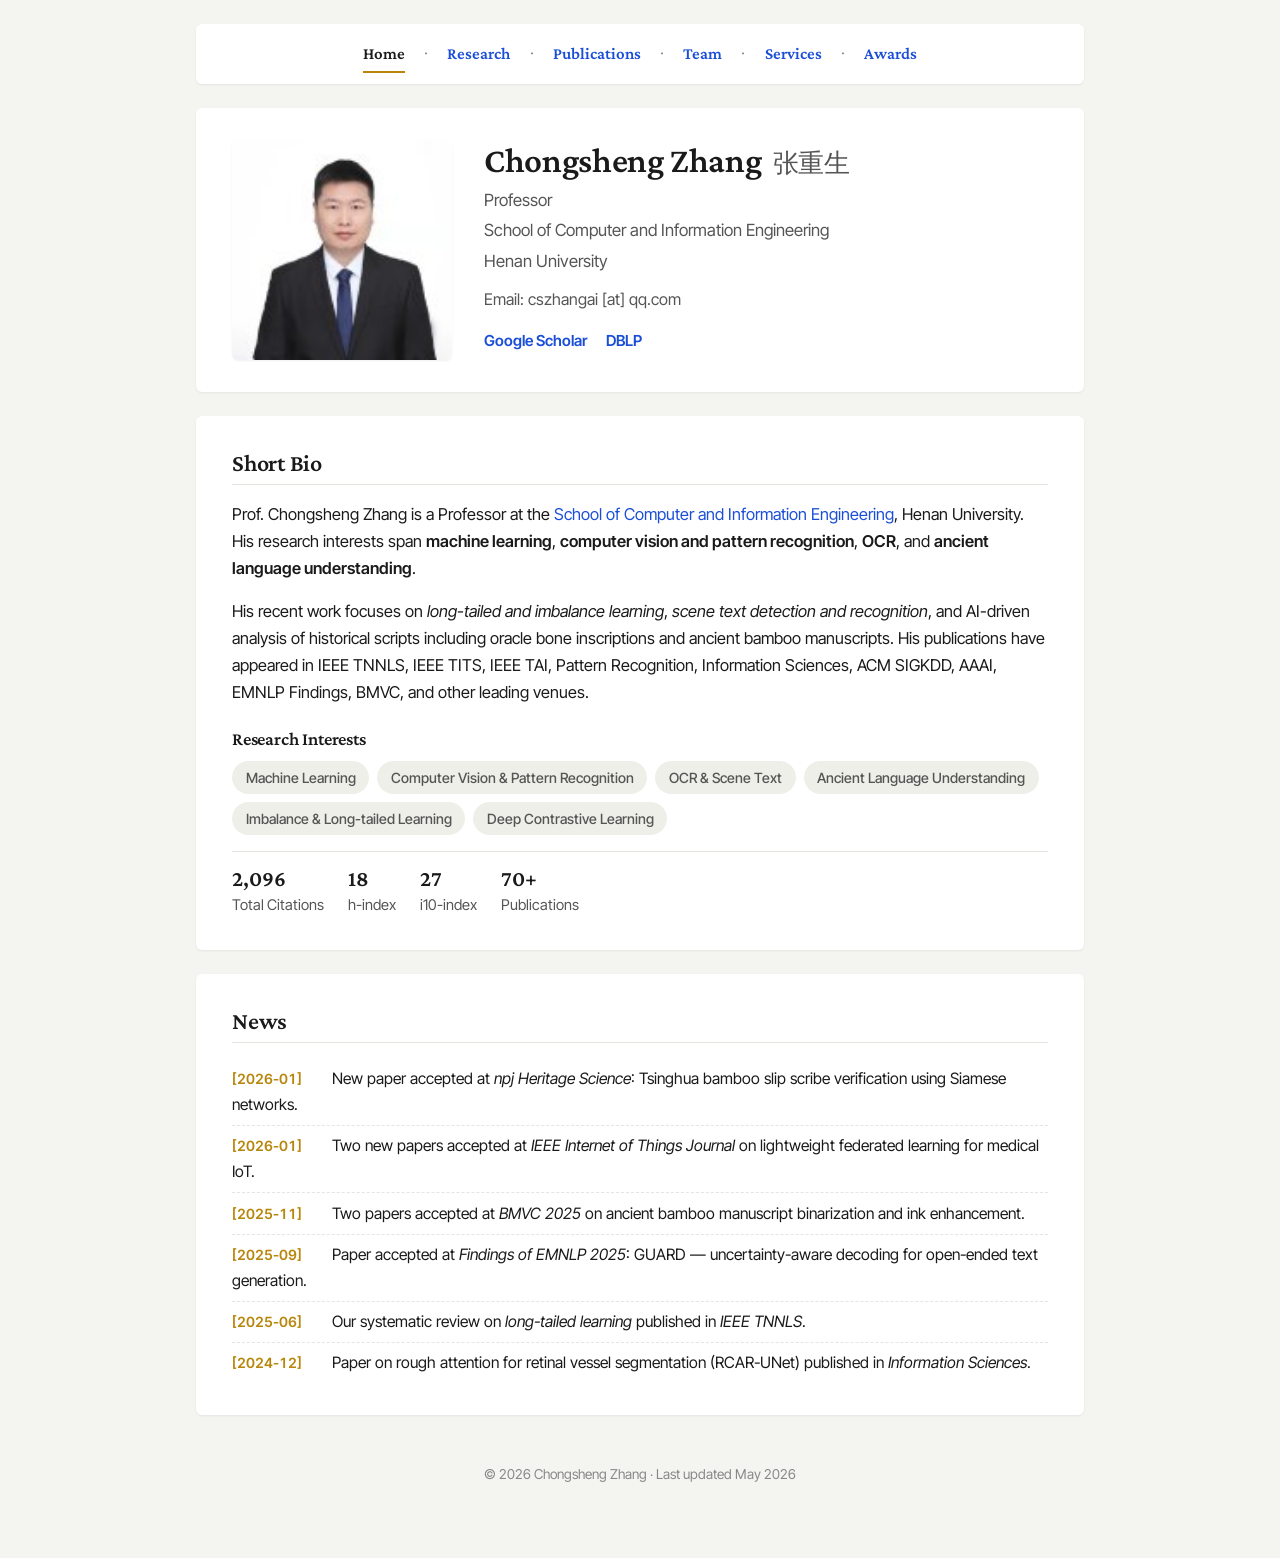
<file: index.html>
<!DOCTYPE html>
<html lang="en">
<head>
  <meta charset="UTF-8" />
  <meta name="viewport" content="width=device-width, initial-scale=1.0" />
  <title>Chongsheng Zhang — Henan University</title>
  <meta name="description" content="Homepage of Prof. Chongsheng Zhang, Professor of Computer Science at Henan University. Research in machine learning, computer vision, OCR, and ancient language understanding." />

  <!-- Fonts: Crimson Pro (display serif) + Inter Tight (body sans) -->
  <link rel="preconnect" href="https://fonts.googleapis.com">
  <link rel="preconnect" href="https://fonts.gstatic.com" crossorigin>
  <link href="https://fonts.googleapis.com/css2?family=Crimson+Pro:wght@400;500;600;700&family=Inter+Tight:wght@400;500;600;700&display=swap" rel="stylesheet">

  <link rel="stylesheet" href="css/style.css" />
</head>
<body>
  <div class="page">

    <!-- ====== TOP NAVIGATION (same on every page; mark current with class="active") ====== -->
    <nav class="topnav">
      <a href="index.html" class="active">Home</a><span class="sep">·</span>
      <a href="research.html">Research</a><span class="sep">·</span>
      <a href="publications.html">Publications</a><span class="sep">·</span>
      <a href="team.html">Team</a><span class="sep">·</span>
      <a href="services.html">Services</a><span class="sep">·</span>
      <a href="awards.html">Awards</a>
    </nav>

    <!-- ====== PROFILE CARD ====== -->
    <section class="card">
      <div class="profile">
        <img src="images/profile.gif" alt="Photo of Prof. Chongsheng Zhang" class="profile-photo" />
        <div class="profile-info">
          <h1>Chongsheng Zhang <span class="chinese-name">张重生</span></h1>
          <p class="title-line">Professor</p>
          <p class="title-line">School of Computer and Information Engineering</p>
          <p class="title-line">Henan University</p>
          <p class="email">Email: cszhangai [at] qq.com</p>

          <div class="profile-links">
            <a href="https://scholar.google.com/citations?user=iCmyLZYAAAAJ&hl=en" target="_blank" rel="noopener">Google Scholar</a>
            <a href="https://dblp.org/pid/82/4043.html" target="_blank" rel="noopener">DBLP</a>
            <!-- Add more links here, e.g.:
            <a href="https://github.com/USERNAME" target="_blank" rel="noopener">GitHub</a>
            <a href="cv.pdf" target="_blank" rel="noopener">CV</a>
            -->
          </div>
        </div>
      </div>
    </section>

    <!-- ====== SHORT BIO ====== -->
    <section class="card bio">
      <h2>Short Bio</h2>
      <p>
        Prof. Chongsheng Zhang is a Professor at the
        <a href="http://cs.henu.edu.cn/" target="_blank" rel="noopener">School of Computer and Information Engineering</a>,
        Henan University. His research interests span
        <strong>machine learning</strong>, <strong>computer vision and pattern recognition</strong>,
        <strong>OCR</strong>, and <strong>ancient language understanding</strong>.
      </p>
      <p>
        His recent work focuses on <em>long-tailed and imbalance learning</em>,
        <em>scene text detection and recognition</em>, and AI-driven analysis of historical
        scripts including oracle bone inscriptions and ancient bamboo manuscripts.
        His publications have appeared in IEEE TNNLS, IEEE TITS, IEEE TAI, Pattern Recognition,
        Information Sciences, ACM SIGKDD, AAAI, EMNLP Findings, BMVC, and other leading venues.
      </p>

      <h3 style="margin-top: 1.4rem;">Research Interests</h3>
      <ul class="tag-list">
        <li class="tag">Machine Learning</li>
        <li class="tag">Computer Vision &amp; Pattern Recognition</li>
        <li class="tag">OCR &amp; Scene Text</li>
        <li class="tag">Ancient Language Understanding</li>
        <li class="tag">Imbalance &amp; Long-tailed Learning</li>
        <li class="tag">Deep Contrastive Learning</li>
      </ul>

      <!-- Citation stats from Google Scholar — update these periodically -->
      <div class="stats">
        <div class="stat"><strong>2,096</strong>Total Citations</div>
        <div class="stat"><strong>18</strong>h-index</div>
        <div class="stat"><strong>27</strong>i10-index</div>
        <div class="stat"><strong>70+</strong>Publications</div>
      </div>
    </section>

    <!-- ====== NEWS ======
         To add a new news item: copy one <li> block, change the date and content, paste at the TOP.
         Keep the most recent 8–12 items; older ones can be removed.
    -->
    <section class="card">
      <h2>News</h2>
      <ul class="news-list">

        <li>
          <span class="news-date">[2026-01]</span>
          New paper accepted at <em>npj Heritage Science</em>: Tsinghua bamboo slip scribe verification using Siamese networks.
        </li>

        <li>
          <span class="news-date">[2026-01]</span>
          Two new papers accepted at <em>IEEE Internet of Things Journal</em> on lightweight federated learning for medical IoT.
        </li>

        <li>
          <span class="news-date">[2025-11]</span>
          Two papers accepted at <em>BMVC 2025</em> on ancient bamboo manuscript binarization and ink enhancement.
        </li>

        <li>
          <span class="news-date">[2025-09]</span>
          Paper accepted at <em>Findings of EMNLP 2025</em>: GUARD — uncertainty-aware decoding for open-ended text generation.
        </li>

        <li>
          <span class="news-date">[2025-06]</span>
          Our systematic review on <em>long-tailed learning</em> published in <em>IEEE TNNLS</em>.
        </li>

        <li>
          <span class="news-date">[2024-12]</span>
          Paper on rough attention for retinal vessel segmentation (RCAR-UNet) published in <em>Information Sciences</em>.
        </li>

        <!-- ADD NEW NEWS ABOVE THIS LINE -->
      </ul>
    </section>

    <footer class="footer">
      © <span id="year">2026</span> Chongsheng Zhang · Last updated May 2026
    </footer>

  </div>
  <script>document.getElementById('year').textContent = new Date().getFullYear();</script>
</body>
</html>
</file>
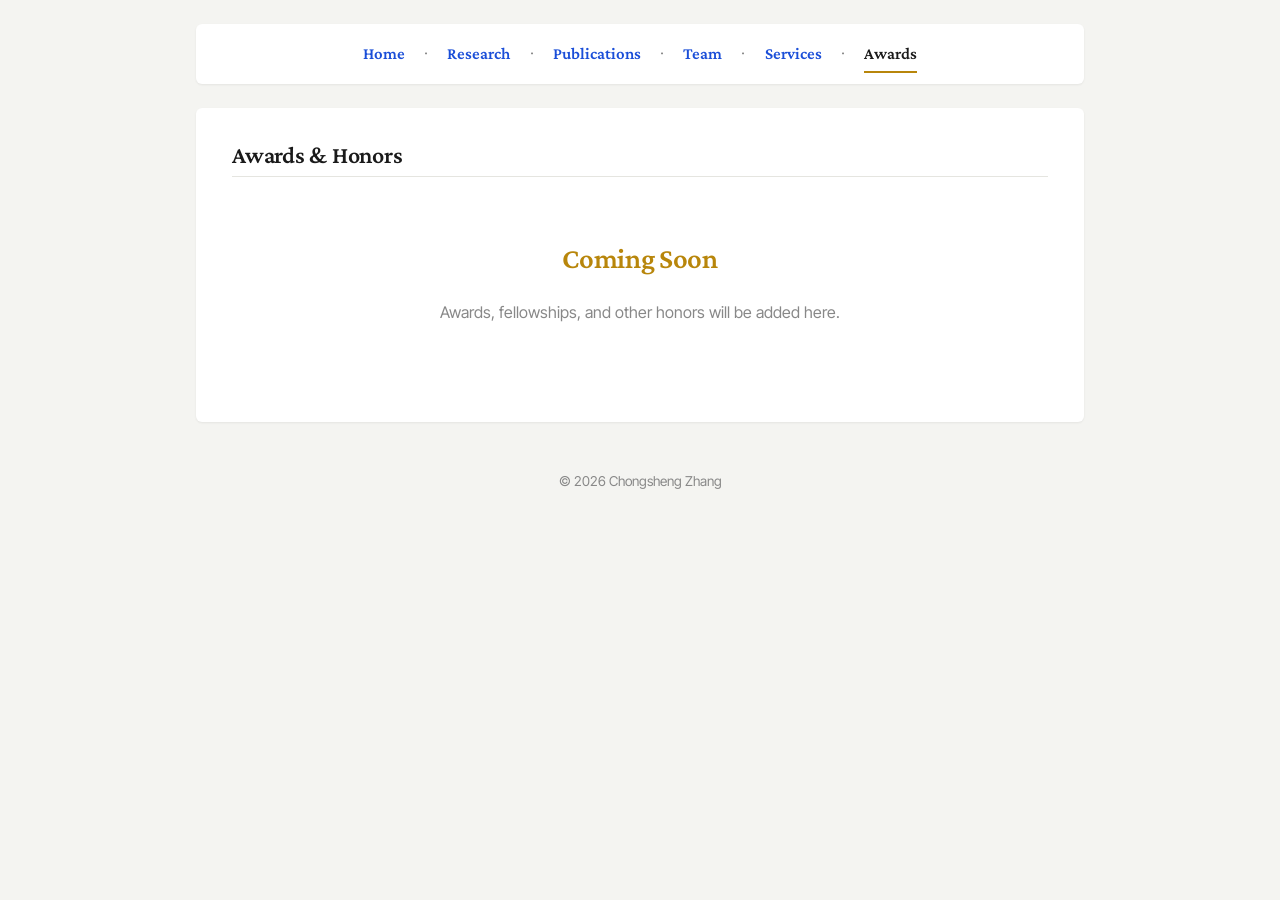
<file: awards.html>
<!DOCTYPE html>
<html lang="en">
<head>
  <meta charset="UTF-8" />
  <meta name="viewport" content="width=device-width, initial-scale=1.0" />
  <title>Awards — Chongsheng Zhang</title>
  <link rel="preconnect" href="https://fonts.googleapis.com">
  <link rel="preconnect" href="https://fonts.gstatic.com" crossorigin>
  <link href="https://fonts.googleapis.com/css2?family=Crimson+Pro:wght@400;500;600;700&family=Inter+Tight:wght@400;500;600;700&display=swap" rel="stylesheet">
  <link rel="stylesheet" href="css/style.css" />
</head>
<body>
  <div class="page">

    <nav class="topnav">
      <a href="index.html">Home</a><span class="sep">·</span>
      <a href="research.html">Research</a><span class="sep">·</span>
      <a href="publications.html">Publications</a><span class="sep">·</span>
      <a href="team.html">Team</a><span class="sep">·</span>
      <a href="services.html">Services</a><span class="sep">·</span>
      <a href="awards.html" class="active">Awards</a>
    </nav>

    <section class="card">
      <h2>Awards &amp; Honors</h2>

      <!-- ====== EDIT THIS SECTION when info is ready ======
        Suggested format:

        <ul class="news-list">
          <li><span class="news-date">[2024]</span> Award name, granting body</li>
          <li><span class="news-date">[2022]</span> Best Paper Award, Conference Name</li>
        </ul>
      -->

      <div class="coming-soon">
        <h2>Coming Soon</h2>
        <p>Awards, fellowships, and other honors will be added here.</p>
      </div>
    </section>

    <footer class="footer">
      © <span id="year">2026</span> Chongsheng Zhang
    </footer>
  </div>
  <script>document.getElementById('year').textContent = new Date().getFullYear();</script>
</body>
</html>
</file>
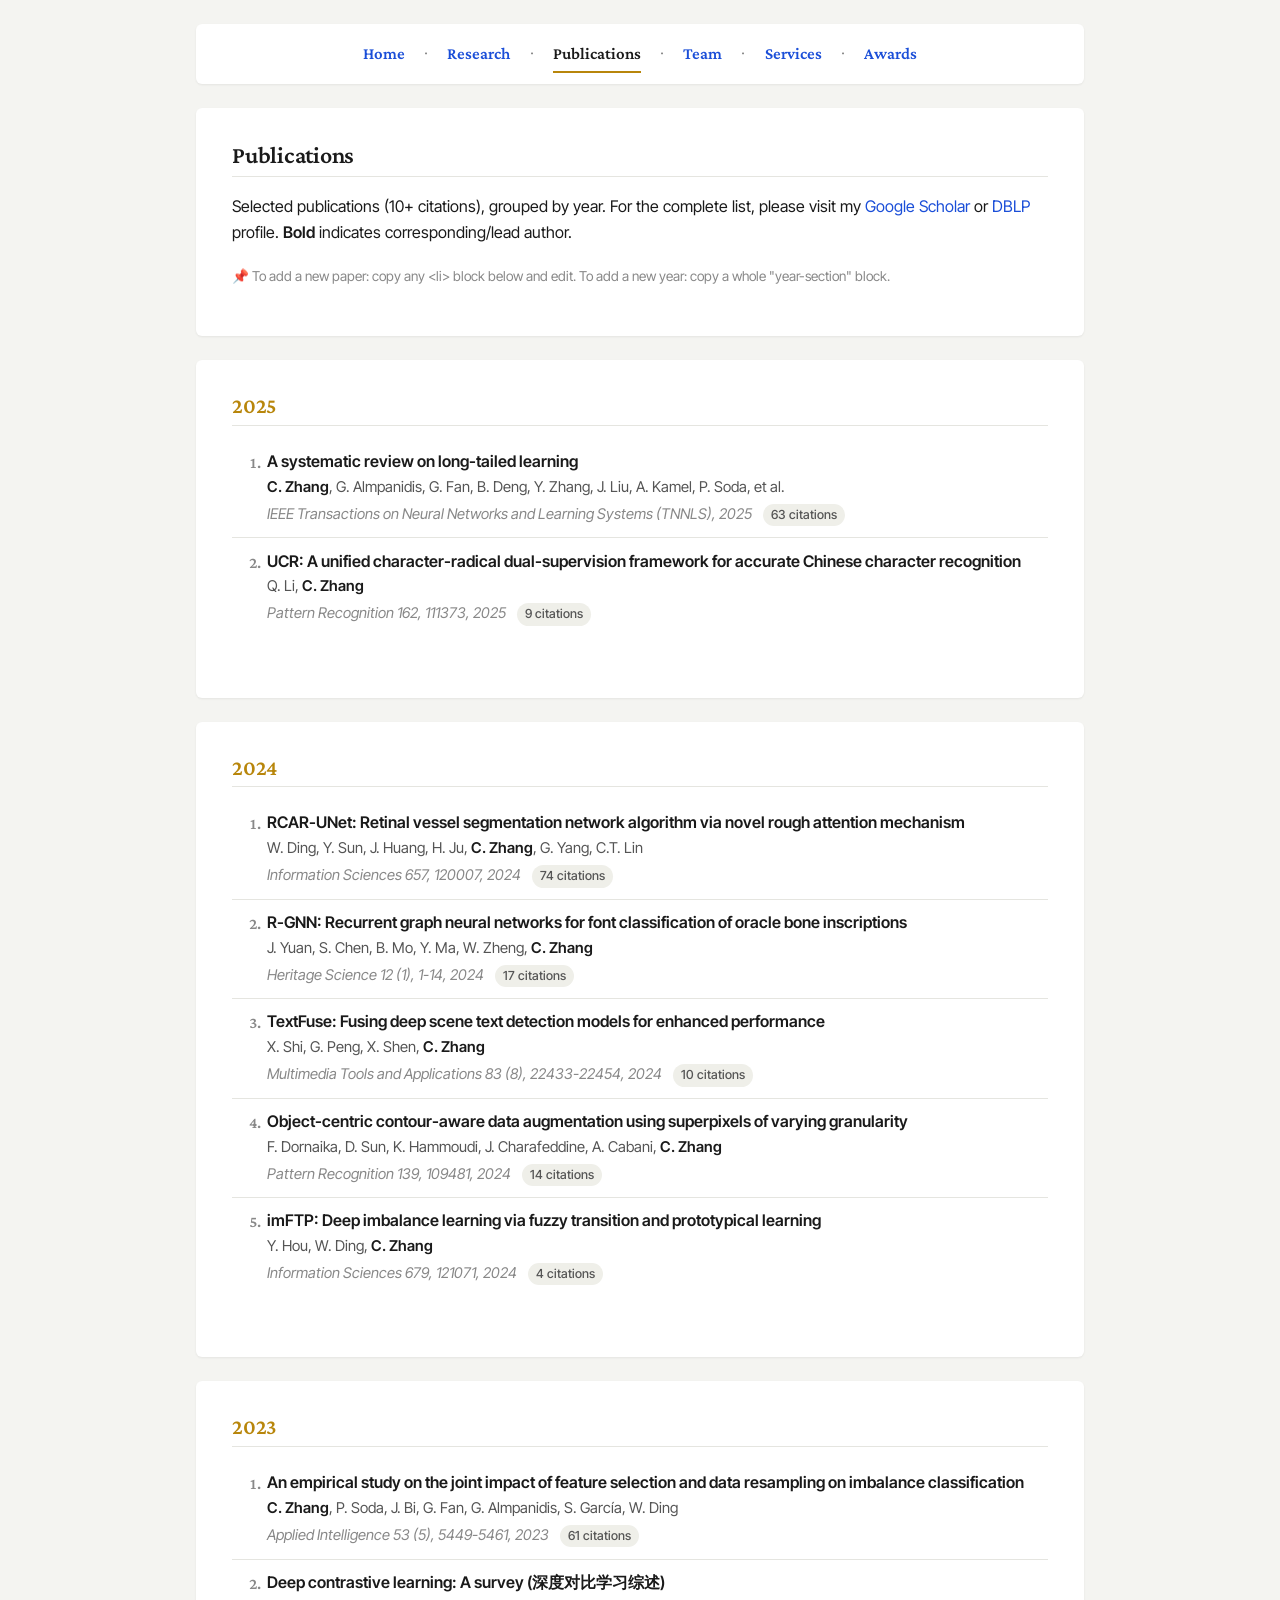
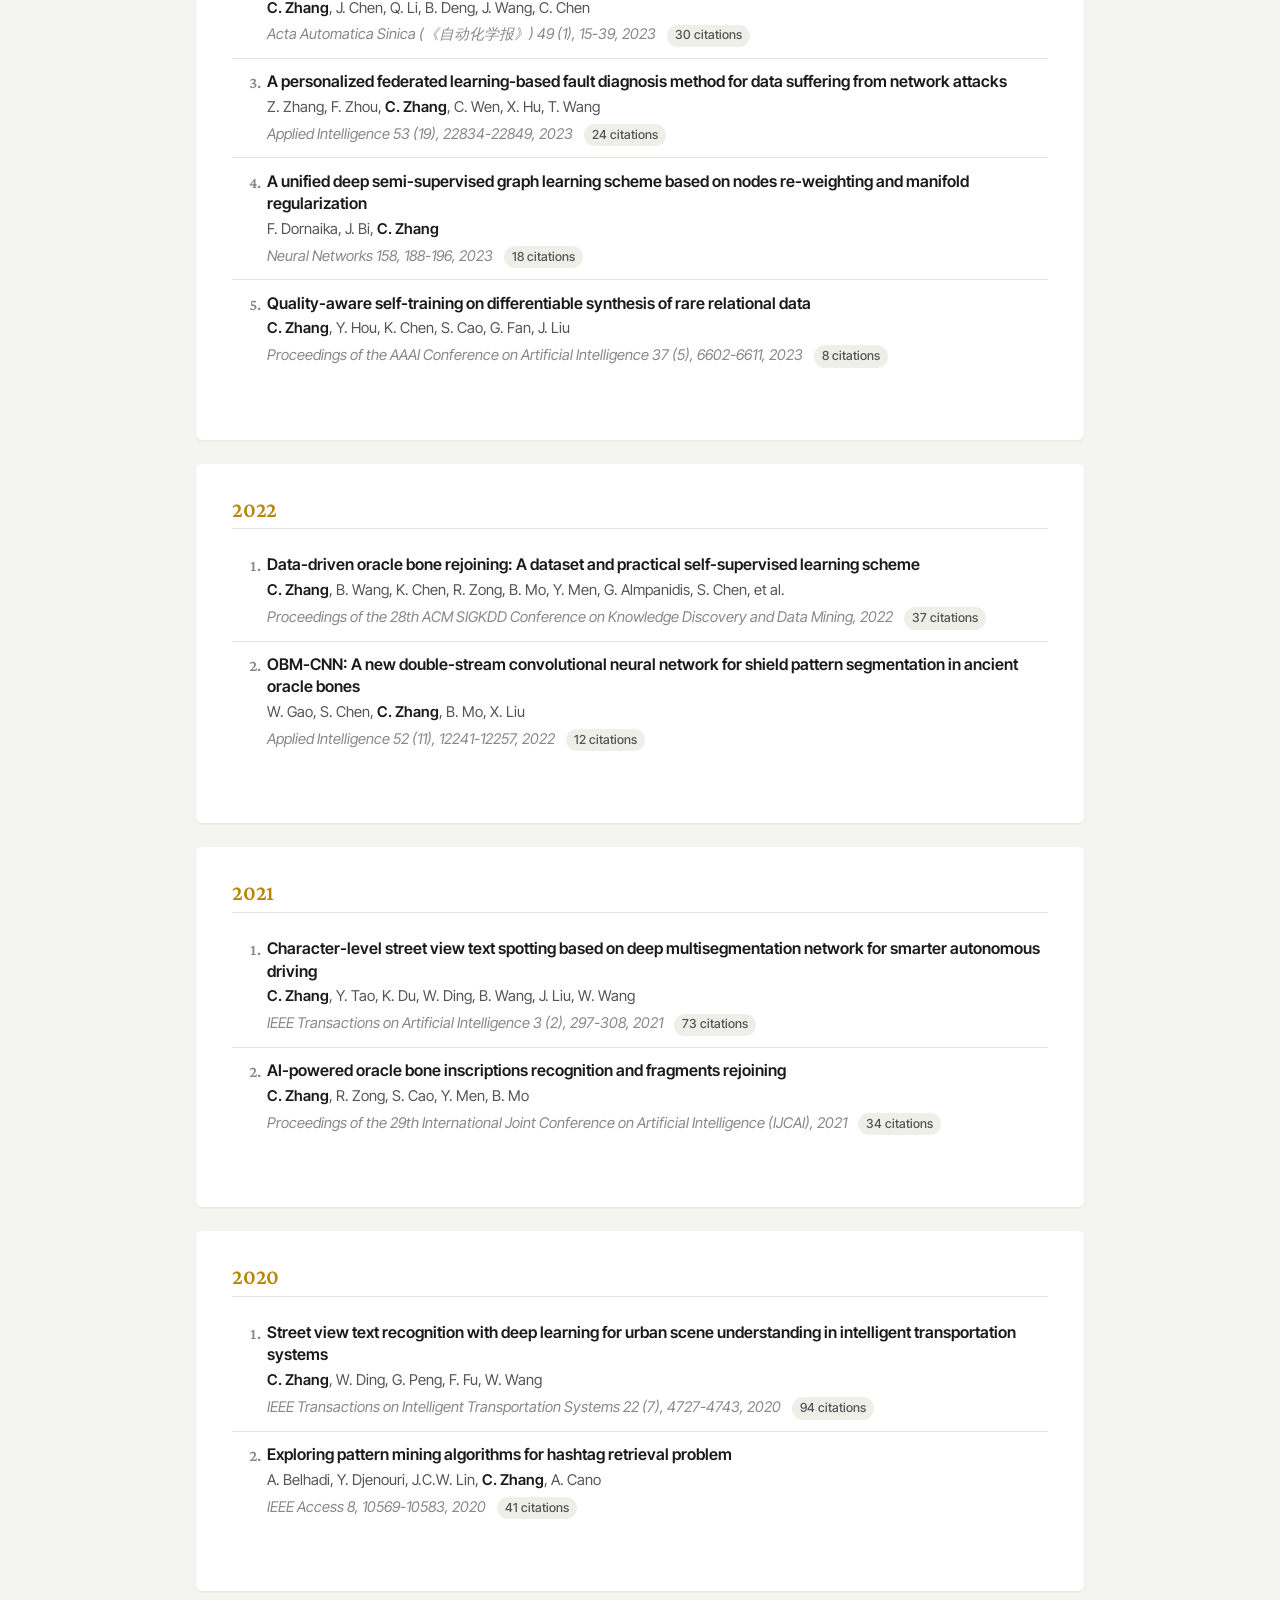
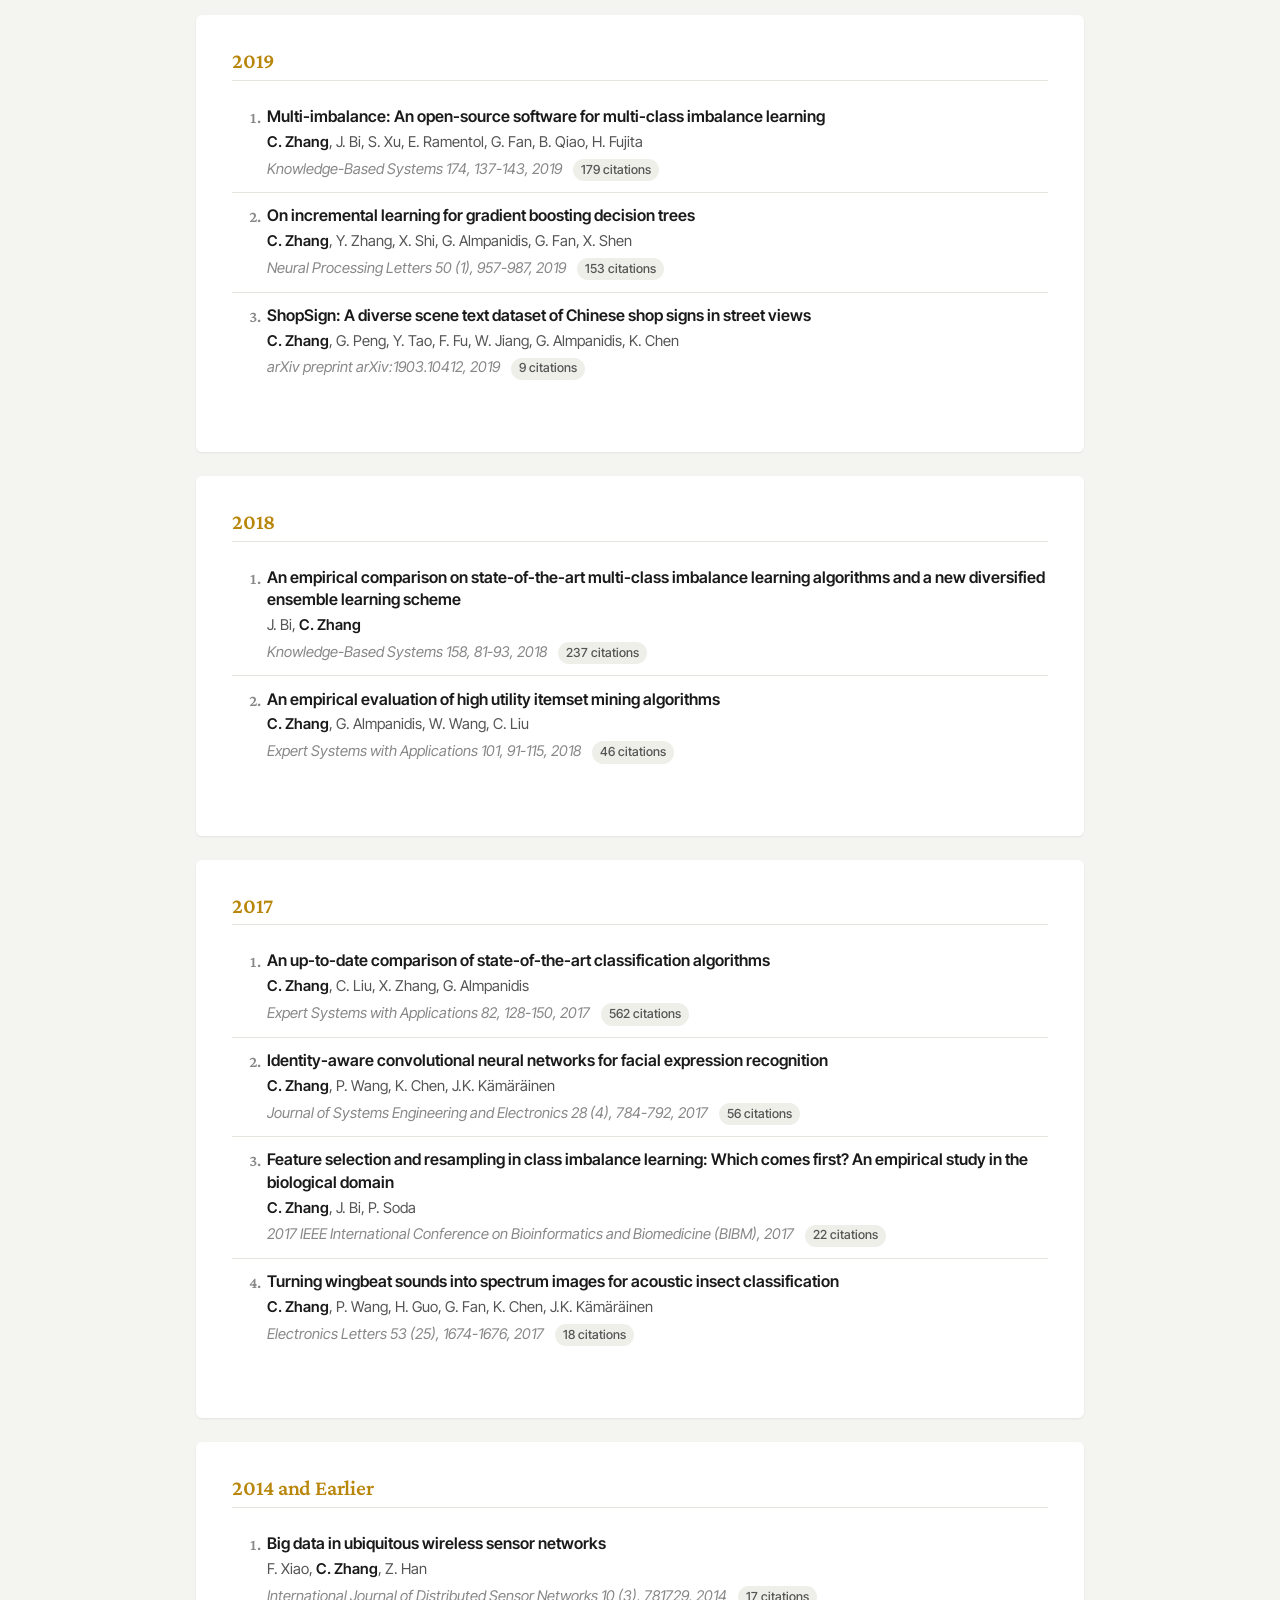
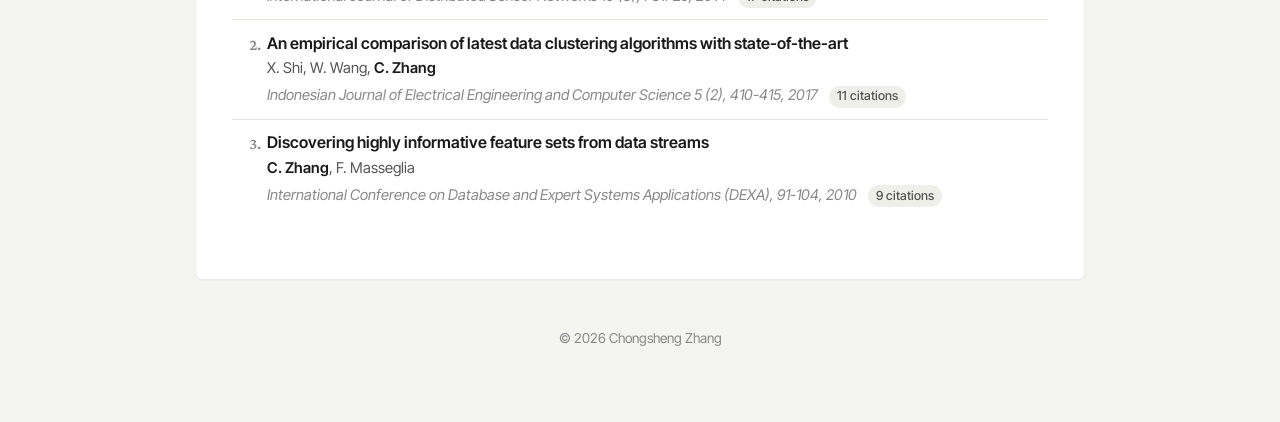
<file: publications.html>
<!DOCTYPE html>
<html lang="en">
<head>
  <meta charset="UTF-8" />
  <meta name="viewport" content="width=device-width, initial-scale=1.0" />
  <title>Publications — Chongsheng Zhang</title>
  <link rel="preconnect" href="https://fonts.googleapis.com">
  <link rel="preconnect" href="https://fonts.gstatic.com" crossorigin>
  <link href="https://fonts.googleapis.com/css2?family=Crimson+Pro:wght@400;500;600;700&family=Inter+Tight:wght@400;500;600;700&display=swap" rel="stylesheet">
  <link rel="stylesheet" href="css/style.css" />
</head>
<body>
  <div class="page">

    <nav class="topnav">
      <a href="index.html">Home</a><span class="sep">·</span>
      <a href="research.html">Research</a><span class="sep">·</span>
      <a href="publications.html" class="active">Publications</a><span class="sep">·</span>
      <a href="team.html">Team</a><span class="sep">·</span>
      <a href="services.html">Services</a><span class="sep">·</span>
      <a href="awards.html">Awards</a>
    </nav>

    <section class="card">
      <h2>Publications</h2>
      <p>
        Selected publications (10+ citations), grouped by year. For the complete list,
        please visit my
        <a href="https://scholar.google.com/citations?user=iCmyLZYAAAAJ&hl=en" target="_blank" rel="noopener">Google Scholar</a>
        or
        <a href="https://dblp.org/pid/82/4043.html" target="_blank" rel="noopener">DBLP</a> profile.
        <strong>Bold</strong> indicates corresponding/lead author.
      </p>
      <p><small>📌 To add a new paper: copy any &lt;li&gt; block below and edit. To add a new year: copy a whole "year-section" block.</small></p>
    </section>

    <!-- ====== 2025 ====== -->
    <section class="card">
      <div class="year-section">
        <h3>2025</h3>
        <ul class="pub-list">
          <li>
            <span class="pub-title">A systematic review on long-tailed learning</span>
            <span class="pub-authors"><span class="self">C. Zhang</span>, G. Almpanidis, G. Fan, B. Deng, Y. Zhang, J. Liu, A. Kamel, P. Soda, et al.</span>
            <span class="pub-venue">IEEE Transactions on Neural Networks and Learning Systems (TNNLS), 2025
              <span class="pub-citations">63 citations</span>
            </span>
          </li>
          <li>
            <span class="pub-title">UCR: A unified character-radical dual-supervision framework for accurate Chinese character recognition</span>
            <span class="pub-authors">Q. Li, <span class="self">C. Zhang</span></span>
            <span class="pub-venue">Pattern Recognition 162, 111373, 2025
              <span class="pub-citations">9 citations</span>
            </span>
          </li>
        </ul>
      </div>
    </section>

    <!-- ====== 2024 ====== -->
    <section class="card">
      <div class="year-section">
        <h3>2024</h3>
        <ul class="pub-list">
          <li>
            <span class="pub-title">RCAR-UNet: Retinal vessel segmentation network algorithm via novel rough attention mechanism</span>
            <span class="pub-authors">W. Ding, Y. Sun, J. Huang, H. Ju, <span class="self">C. Zhang</span>, G. Yang, C.T. Lin</span>
            <span class="pub-venue">Information Sciences 657, 120007, 2024
              <span class="pub-citations">74 citations</span>
            </span>
          </li>
          <li>
            <span class="pub-title">R-GNN: Recurrent graph neural networks for font classification of oracle bone inscriptions</span>
            <span class="pub-authors">J. Yuan, S. Chen, B. Mo, Y. Ma, W. Zheng, <span class="self">C. Zhang</span></span>
            <span class="pub-venue">Heritage Science 12 (1), 1-14, 2024
              <span class="pub-citations">17 citations</span>
            </span>
          </li>
          <li>
            <span class="pub-title">TextFuse: Fusing deep scene text detection models for enhanced performance</span>
            <span class="pub-authors">X. Shi, G. Peng, X. Shen, <span class="self">C. Zhang</span></span>
            <span class="pub-venue">Multimedia Tools and Applications 83 (8), 22433-22454, 2024
              <span class="pub-citations">10 citations</span>
            </span>
          </li>
          <li>
            <span class="pub-title">Object-centric contour-aware data augmentation using superpixels of varying granularity</span>
            <span class="pub-authors">F. Dornaika, D. Sun, K. Hammoudi, J. Charafeddine, A. Cabani, <span class="self">C. Zhang</span></span>
            <span class="pub-venue">Pattern Recognition 139, 109481, 2024
              <span class="pub-citations">14 citations</span>
            </span>
          </li>
          <li>
            <span class="pub-title">imFTP: Deep imbalance learning via fuzzy transition and prototypical learning</span>
            <span class="pub-authors">Y. Hou, W. Ding, <span class="self">C. Zhang</span></span>
            <span class="pub-venue">Information Sciences 679, 121071, 2024
              <span class="pub-citations">4 citations</span>
            </span>
          </li>
        </ul>
      </div>
    </section>

    <!-- ====== 2023 ====== -->
    <section class="card">
      <div class="year-section">
        <h3>2023</h3>
        <ul class="pub-list">
          <li>
            <span class="pub-title">An empirical study on the joint impact of feature selection and data resampling on imbalance classification</span>
            <span class="pub-authors"><span class="self">C. Zhang</span>, P. Soda, J. Bi, G. Fan, G. Almpanidis, S. García, W. Ding</span>
            <span class="pub-venue">Applied Intelligence 53 (5), 5449-5461, 2023
              <span class="pub-citations">61 citations</span>
            </span>
          </li>
          <li>
            <span class="pub-title">Deep contrastive learning: A survey (深度对比学习综述)</span>
            <span class="pub-authors"><span class="self">C. Zhang</span>, J. Chen, Q. Li, B. Deng, J. Wang, C. Chen</span>
            <span class="pub-venue">Acta Automatica Sinica (《自动化学报》) 49 (1), 15-39, 2023
              <span class="pub-citations">30 citations</span>
            </span>
          </li>
          <li>
            <span class="pub-title">A personalized federated learning-based fault diagnosis method for data suffering from network attacks</span>
            <span class="pub-authors">Z. Zhang, F. Zhou, <span class="self">C. Zhang</span>, C. Wen, X. Hu, T. Wang</span>
            <span class="pub-venue">Applied Intelligence 53 (19), 22834-22849, 2023
              <span class="pub-citations">24 citations</span>
            </span>
          </li>
          <li>
            <span class="pub-title">A unified deep semi-supervised graph learning scheme based on nodes re-weighting and manifold regularization</span>
            <span class="pub-authors">F. Dornaika, J. Bi, <span class="self">C. Zhang</span></span>
            <span class="pub-venue">Neural Networks 158, 188-196, 2023
              <span class="pub-citations">18 citations</span>
            </span>
          </li>
          <li>
            <span class="pub-title">Quality-aware self-training on differentiable synthesis of rare relational data</span>
            <span class="pub-authors"><span class="self">C. Zhang</span>, Y. Hou, K. Chen, S. Cao, G. Fan, J. Liu</span>
            <span class="pub-venue">Proceedings of the AAAI Conference on Artificial Intelligence 37 (5), 6602-6611, 2023
              <span class="pub-citations">8 citations</span>
            </span>
          </li>
        </ul>
      </div>
    </section>

    <!-- ====== 2022 ====== -->
    <section class="card">
      <div class="year-section">
        <h3>2022</h3>
        <ul class="pub-list">
          <li>
            <span class="pub-title">Data-driven oracle bone rejoining: A dataset and practical self-supervised learning scheme</span>
            <span class="pub-authors"><span class="self">C. Zhang</span>, B. Wang, K. Chen, R. Zong, B. Mo, Y. Men, G. Almpanidis, S. Chen, et al.</span>
            <span class="pub-venue">Proceedings of the 28th ACM SIGKDD Conference on Knowledge Discovery and Data Mining, 2022
              <span class="pub-citations">37 citations</span>
            </span>
          </li>
          <li>
            <span class="pub-title">OBM-CNN: A new double-stream convolutional neural network for shield pattern segmentation in ancient oracle bones</span>
            <span class="pub-authors">W. Gao, S. Chen, <span class="self">C. Zhang</span>, B. Mo, X. Liu</span>
            <span class="pub-venue">Applied Intelligence 52 (11), 12241-12257, 2022
              <span class="pub-citations">12 citations</span>
            </span>
          </li>
        </ul>
      </div>
    </section>

    <!-- ====== 2021 ====== -->
    <section class="card">
      <div class="year-section">
        <h3>2021</h3>
        <ul class="pub-list">
          <li>
            <span class="pub-title">Character-level street view text spotting based on deep multisegmentation network for smarter autonomous driving</span>
            <span class="pub-authors"><span class="self">C. Zhang</span>, Y. Tao, K. Du, W. Ding, B. Wang, J. Liu, W. Wang</span>
            <span class="pub-venue">IEEE Transactions on Artificial Intelligence 3 (2), 297-308, 2021
              <span class="pub-citations">73 citations</span>
            </span>
          </li>
          <li>
            <span class="pub-title">AI-powered oracle bone inscriptions recognition and fragments rejoining</span>
            <span class="pub-authors"><span class="self">C. Zhang</span>, R. Zong, S. Cao, Y. Men, B. Mo</span>
            <span class="pub-venue">Proceedings of the 29th International Joint Conference on Artificial Intelligence (IJCAI), 2021
              <span class="pub-citations">34 citations</span>
            </span>
          </li>
        </ul>
      </div>
    </section>

    <!-- ====== 2020 ====== -->
    <section class="card">
      <div class="year-section">
        <h3>2020</h3>
        <ul class="pub-list">
          <li>
            <span class="pub-title">Street view text recognition with deep learning for urban scene understanding in intelligent transportation systems</span>
            <span class="pub-authors"><span class="self">C. Zhang</span>, W. Ding, G. Peng, F. Fu, W. Wang</span>
            <span class="pub-venue">IEEE Transactions on Intelligent Transportation Systems 22 (7), 4727-4743, 2020
              <span class="pub-citations">94 citations</span>
            </span>
          </li>
          <li>
            <span class="pub-title">Exploring pattern mining algorithms for hashtag retrieval problem</span>
            <span class="pub-authors">A. Belhadi, Y. Djenouri, J.C.W. Lin, <span class="self">C. Zhang</span>, A. Cano</span>
            <span class="pub-venue">IEEE Access 8, 10569-10583, 2020
              <span class="pub-citations">41 citations</span>
            </span>
          </li>
        </ul>
      </div>
    </section>

    <!-- ====== 2019 ====== -->
    <section class="card">
      <div class="year-section">
        <h3>2019</h3>
        <ul class="pub-list">
          <li>
            <span class="pub-title">Multi-imbalance: An open-source software for multi-class imbalance learning</span>
            <span class="pub-authors"><span class="self">C. Zhang</span>, J. Bi, S. Xu, E. Ramentol, G. Fan, B. Qiao, H. Fujita</span>
            <span class="pub-venue">Knowledge-Based Systems 174, 137-143, 2019
              <span class="pub-citations">179 citations</span>
            </span>
          </li>
          <li>
            <span class="pub-title">On incremental learning for gradient boosting decision trees</span>
            <span class="pub-authors"><span class="self">C. Zhang</span>, Y. Zhang, X. Shi, G. Almpanidis, G. Fan, X. Shen</span>
            <span class="pub-venue">Neural Processing Letters 50 (1), 957-987, 2019
              <span class="pub-citations">153 citations</span>
            </span>
          </li>
          <li>
            <span class="pub-title">ShopSign: A diverse scene text dataset of Chinese shop signs in street views</span>
            <span class="pub-authors"><span class="self">C. Zhang</span>, G. Peng, Y. Tao, F. Fu, W. Jiang, G. Almpanidis, K. Chen</span>
            <span class="pub-venue">arXiv preprint arXiv:1903.10412, 2019
              <span class="pub-citations">9 citations</span>
            </span>
          </li>
        </ul>
      </div>
    </section>

    <!-- ====== 2018 ====== -->
    <section class="card">
      <div class="year-section">
        <h3>2018</h3>
        <ul class="pub-list">
          <li>
            <span class="pub-title">An empirical comparison on state-of-the-art multi-class imbalance learning algorithms and a new diversified ensemble learning scheme</span>
            <span class="pub-authors">J. Bi, <span class="self">C. Zhang</span></span>
            <span class="pub-venue">Knowledge-Based Systems 158, 81-93, 2018
              <span class="pub-citations">237 citations</span>
            </span>
          </li>
          <li>
            <span class="pub-title">An empirical evaluation of high utility itemset mining algorithms</span>
            <span class="pub-authors"><span class="self">C. Zhang</span>, G. Almpanidis, W. Wang, C. Liu</span>
            <span class="pub-venue">Expert Systems with Applications 101, 91-115, 2018
              <span class="pub-citations">46 citations</span>
            </span>
          </li>
        </ul>
      </div>
    </section>

    <!-- ====== 2017 ====== -->
    <section class="card">
      <div class="year-section">
        <h3>2017</h3>
        <ul class="pub-list">
          <li>
            <span class="pub-title">An up-to-date comparison of state-of-the-art classification algorithms</span>
            <span class="pub-authors"><span class="self">C. Zhang</span>, C. Liu, X. Zhang, G. Almpanidis</span>
            <span class="pub-venue">Expert Systems with Applications 82, 128-150, 2017
              <span class="pub-citations">562 citations</span>
            </span>
          </li>
          <li>
            <span class="pub-title">Identity-aware convolutional neural networks for facial expression recognition</span>
            <span class="pub-authors"><span class="self">C. Zhang</span>, P. Wang, K. Chen, J.K. Kämäräinen</span>
            <span class="pub-venue">Journal of Systems Engineering and Electronics 28 (4), 784-792, 2017
              <span class="pub-citations">56 citations</span>
            </span>
          </li>
          <li>
            <span class="pub-title">Feature selection and resampling in class imbalance learning: Which comes first? An empirical study in the biological domain</span>
            <span class="pub-authors"><span class="self">C. Zhang</span>, J. Bi, P. Soda</span>
            <span class="pub-venue">2017 IEEE International Conference on Bioinformatics and Biomedicine (BIBM), 2017
              <span class="pub-citations">22 citations</span>
            </span>
          </li>
          <li>
            <span class="pub-title">Turning wingbeat sounds into spectrum images for acoustic insect classification</span>
            <span class="pub-authors"><span class="self">C. Zhang</span>, P. Wang, H. Guo, G. Fan, K. Chen, J.K. Kämäräinen</span>
            <span class="pub-venue">Electronics Letters 53 (25), 1674-1676, 2017
              <span class="pub-citations">18 citations</span>
            </span>
          </li>
        </ul>
      </div>
    </section>

    <!-- ====== 2014 and earlier ====== -->
    <section class="card">
      <div class="year-section">
        <h3>2014 and Earlier</h3>
        <ul class="pub-list">
          <li>
            <span class="pub-title">Big data in ubiquitous wireless sensor networks</span>
            <span class="pub-authors">F. Xiao, <span class="self">C. Zhang</span>, Z. Han</span>
            <span class="pub-venue">International Journal of Distributed Sensor Networks 10 (3), 781729, 2014
              <span class="pub-citations">17 citations</span>
            </span>
          </li>
          <li>
            <span class="pub-title">An empirical comparison of latest data clustering algorithms with state-of-the-art</span>
            <span class="pub-authors">X. Shi, W. Wang, <span class="self">C. Zhang</span></span>
            <span class="pub-venue">Indonesian Journal of Electrical Engineering and Computer Science 5 (2), 410-415, 2017
              <span class="pub-citations">11 citations</span>
            </span>
          </li>
          <li>
            <span class="pub-title">Discovering highly informative feature sets from data streams</span>
            <span class="pub-authors"><span class="self">C. Zhang</span>, F. Masseglia</span>
            <span class="pub-venue">International Conference on Database and Expert Systems Applications (DEXA), 91-104, 2010
              <span class="pub-citations">9 citations</span>
            </span>
          </li>
        </ul>
      </div>
    </section>

    <footer class="footer">
      © <span id="year">2026</span> Chongsheng Zhang
    </footer>
  </div>
  <script>document.getElementById('year').textContent = new Date().getFullYear();</script>
</body>
</html>
</file>
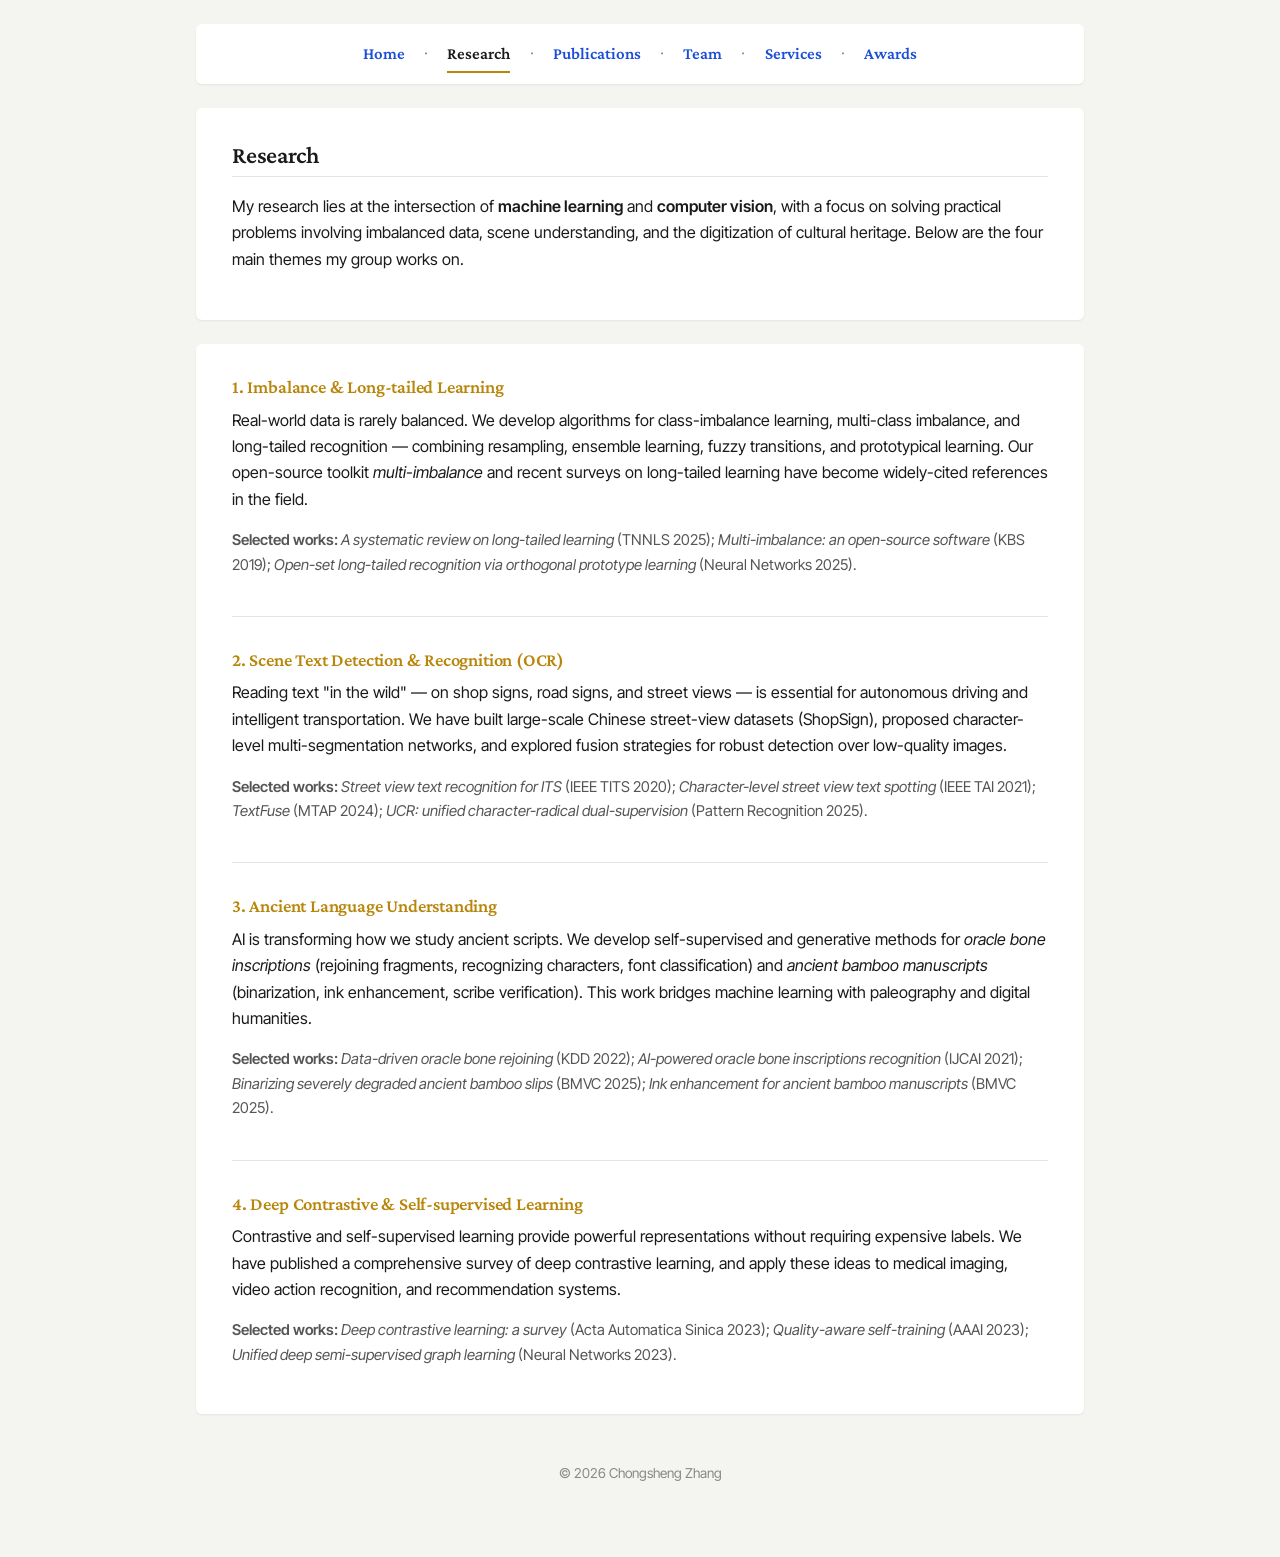
<file: research.html>
<!DOCTYPE html>
<html lang="en">
<head>
  <meta charset="UTF-8" />
  <meta name="viewport" content="width=device-width, initial-scale=1.0" />
  <title>Research — Chongsheng Zhang</title>
  <link rel="preconnect" href="https://fonts.googleapis.com">
  <link rel="preconnect" href="https://fonts.gstatic.com" crossorigin>
  <link href="https://fonts.googleapis.com/css2?family=Crimson+Pro:wght@400;500;600;700&family=Inter+Tight:wght@400;500;600;700&display=swap" rel="stylesheet">
  <link rel="stylesheet" href="css/style.css" />
</head>
<body>
  <div class="page">

    <nav class="topnav">
      <a href="index.html">Home</a><span class="sep">·</span>
      <a href="research.html" class="active">Research</a><span class="sep">·</span>
      <a href="publications.html">Publications</a><span class="sep">·</span>
      <a href="team.html">Team</a><span class="sep">·</span>
      <a href="services.html">Services</a><span class="sep">·</span>
      <a href="awards.html">Awards</a>
    </nav>

    <section class="card">
      <h2>Research</h2>
      <p>
        My research lies at the intersection of <strong>machine learning</strong> and
        <strong>computer vision</strong>, with a focus on solving practical problems involving
        imbalanced data, scene understanding, and the digitization of cultural heritage.
        Below are the four main themes my group works on.
      </p>
    </section>

    <!-- ====== THEME 1 ====== -->
    <section class="card">
      <div class="research-theme">
        <h3>1. Imbalance &amp; Long-tailed Learning</h3>
        <p>
          Real-world data is rarely balanced. We develop algorithms for class-imbalance
          learning, multi-class imbalance, and long-tailed recognition — combining
          resampling, ensemble learning, fuzzy transitions, and prototypical learning.
          Our open-source toolkit <em>multi-imbalance</em> and recent surveys on long-tailed
          learning have become widely-cited references in the field.
        </p>
        <p class="theme-papers">
          <strong>Selected works:</strong> <em>A systematic review on long-tailed learning</em>
          (TNNLS 2025); <em>Multi-imbalance: an open-source software</em> (KBS 2019);
          <em>Open-set long-tailed recognition via orthogonal prototype learning</em>
          (Neural Networks 2025).
        </p>
      </div>

      <!-- ====== THEME 2 ====== -->
      <div class="research-theme">
        <h3>2. Scene Text Detection &amp; Recognition (OCR)</h3>
        <p>
          Reading text "in the wild" — on shop signs, road signs, and street views — is
          essential for autonomous driving and intelligent transportation. We have built
          large-scale Chinese street-view datasets (ShopSign), proposed character-level
          multi-segmentation networks, and explored fusion strategies for robust
          detection over low-quality images.
        </p>
        <p class="theme-papers">
          <strong>Selected works:</strong> <em>Street view text recognition for ITS</em>
          (IEEE TITS 2020); <em>Character-level street view text spotting</em>
          (IEEE TAI 2021); <em>TextFuse</em> (MTAP 2024);
          <em>UCR: unified character-radical dual-supervision</em> (Pattern Recognition 2025).
        </p>
      </div>

      <!-- ====== THEME 3 ====== -->
      <div class="research-theme">
        <h3>3. Ancient Language Understanding</h3>
        <p>
          AI is transforming how we study ancient scripts. We develop self-supervised and
          generative methods for <em>oracle bone inscriptions</em> (rejoining fragments,
          recognizing characters, font classification) and <em>ancient bamboo manuscripts</em>
          (binarization, ink enhancement, scribe verification). This work bridges machine
          learning with paleography and digital humanities.
        </p>
        <p class="theme-papers">
          <strong>Selected works:</strong> <em>Data-driven oracle bone rejoining</em>
          (KDD 2022); <em>AI-powered oracle bone inscriptions recognition</em> (IJCAI 2021);
          <em>Binarizing severely degraded ancient bamboo slips</em> (BMVC 2025);
          <em>Ink enhancement for ancient bamboo manuscripts</em> (BMVC 2025).
        </p>
      </div>

      <!-- ====== THEME 4 ====== -->
      <div class="research-theme">
        <h3>4. Deep Contrastive &amp; Self-supervised Learning</h3>
        <p>
          Contrastive and self-supervised learning provide powerful representations
          without requiring expensive labels. We have published a comprehensive survey
          of deep contrastive learning, and apply these ideas to medical imaging, video
          action recognition, and recommendation systems.
        </p>
        <p class="theme-papers">
          <strong>Selected works:</strong> <em>Deep contrastive learning: a survey</em>
          (Acta Automatica Sinica 2023); <em>Quality-aware self-training</em>
          (AAAI 2023); <em>Unified deep semi-supervised graph learning</em>
          (Neural Networks 2023).
        </p>
      </div>
    </section>

    <footer class="footer">
      © <span id="year">2026</span> Chongsheng Zhang
    </footer>
  </div>
  <script>document.getElementById('year').textContent = new Date().getFullYear();</script>
</body>
</html>
</file>
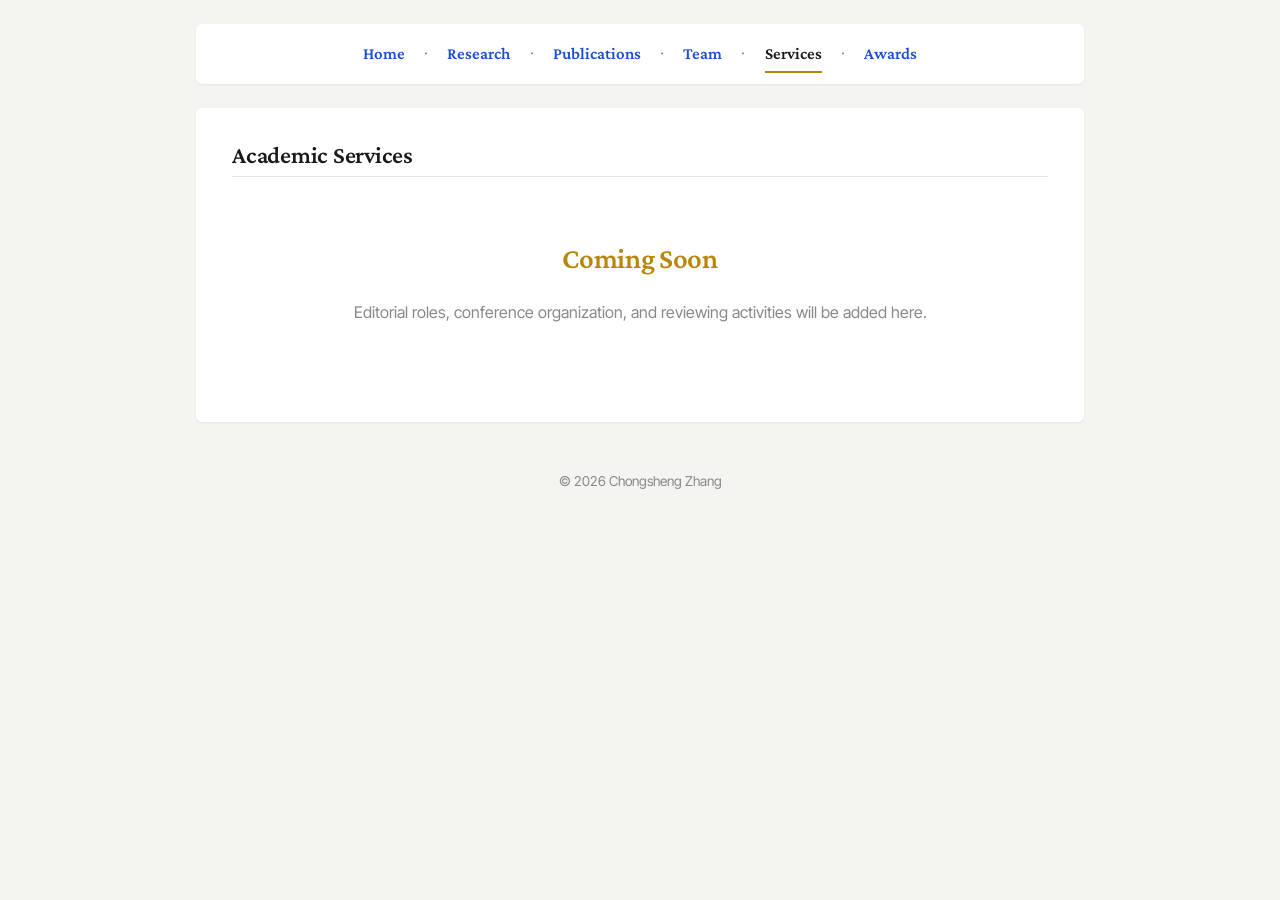
<file: services.html>
<!DOCTYPE html>
<html lang="en">
<head>
  <meta charset="UTF-8" />
  <meta name="viewport" content="width=device-width, initial-scale=1.0" />
  <title>Services — Chongsheng Zhang</title>
  <link rel="preconnect" href="https://fonts.googleapis.com">
  <link rel="preconnect" href="https://fonts.gstatic.com" crossorigin>
  <link href="https://fonts.googleapis.com/css2?family=Crimson+Pro:wght@400;500;600;700&family=Inter+Tight:wght@400;500;600;700&display=swap" rel="stylesheet">
  <link rel="stylesheet" href="css/style.css" />
</head>
<body>
  <div class="page">

    <nav class="topnav">
      <a href="index.html">Home</a><span class="sep">·</span>
      <a href="research.html">Research</a><span class="sep">·</span>
      <a href="publications.html">Publications</a><span class="sep">·</span>
      <a href="team.html">Team</a><span class="sep">·</span>
      <a href="services.html" class="active">Services</a><span class="sep">·</span>
      <a href="awards.html">Awards</a>
    </nav>

    <section class="card">
      <h2>Academic Services</h2>

      <!-- ====== EDIT THIS SECTION when info is ready ======
        Suggested subsections:

        <h3>Editorial Boards</h3>
        <ul>
          <li>Associate Editor, [Journal Name], [Year]–present</li>
        </ul>

        <h3>Conference Organization</h3>
        <ul>
          <li>Area Chair, [Conference], [Year]</li>
        </ul>

        <h3>Reviewing</h3>
        <p>Regular reviewer for IEEE TPAMI, IEEE TNNLS, Pattern Recognition, AAAI, IJCAI, KDD, etc.</p>
      -->

      <div class="coming-soon">
        <h2>Coming Soon</h2>
        <p>Editorial roles, conference organization, and reviewing activities will be added here.</p>
      </div>
    </section>

    <footer class="footer">
      © <span id="year">2026</span> Chongsheng Zhang
    </footer>
  </div>
  <script>document.getElementById('year').textContent = new Date().getFullYear();</script>
</body>
</html>
</file>
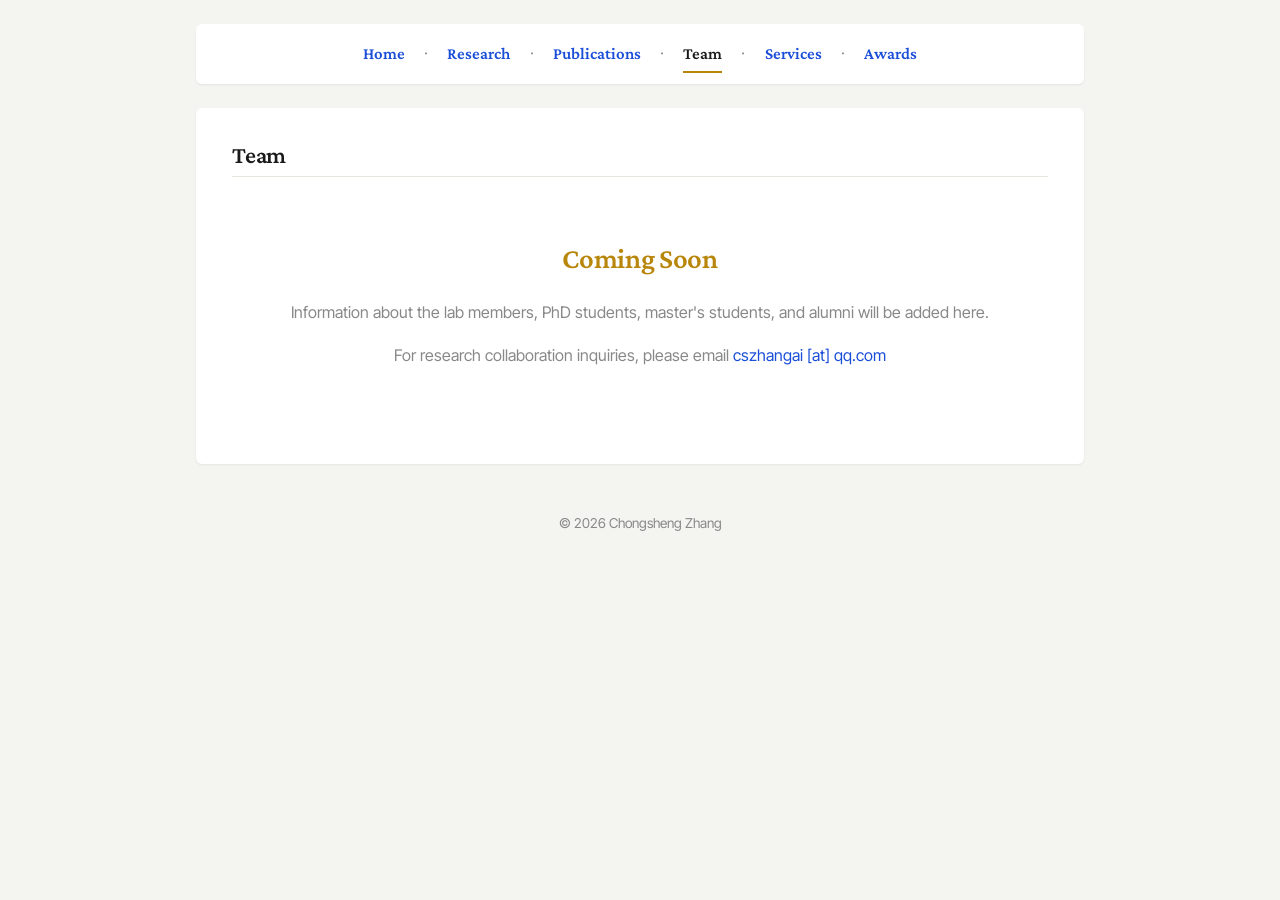
<file: team.html>
<!DOCTYPE html>
<html lang="en">
<head>
  <meta charset="UTF-8" />
  <meta name="viewport" content="width=device-width, initial-scale=1.0" />
  <title>Team — Chongsheng Zhang</title>
  <link rel="preconnect" href="https://fonts.googleapis.com">
  <link rel="preconnect" href="https://fonts.gstatic.com" crossorigin>
  <link href="https://fonts.googleapis.com/css2?family=Crimson+Pro:wght@400;500;600;700&family=Inter+Tight:wght@400;500;600;700&display=swap" rel="stylesheet">
  <link rel="stylesheet" href="css/style.css" />
</head>
<body>
  <div class="page">

    <nav class="topnav">
      <a href="index.html">Home</a><span class="sep">·</span>
      <a href="research.html">Research</a><span class="sep">·</span>
      <a href="publications.html">Publications</a><span class="sep">·</span>
      <a href="team.html" class="active">Team</a><span class="sep">·</span>
      <a href="services.html">Services</a><span class="sep">·</span>
      <a href="awards.html">Awards</a>
    </nav>

    <section class="card">
      <h2>Team</h2>

      <!-- ====== EDIT THIS SECTION when info is ready ======
        Suggested structure when filling in:

        <h3>Current PhD Students</h3>
        <ul>
          <li><strong>Student Name</strong> — Research topic (Year started)</li>
        </ul>

        <h3>Master's Students</h3>
        ...

        <h3>Alumni</h3>
        ...
      -->

      <div class="coming-soon">
        <h2>Coming Soon</h2>
        <p>Information about the lab members, PhD students, master's students, and alumni will be added here.</p>
        <p>For research collaboration inquiries, please email <a href="mailto:cszhangai@qq.com">cszhangai [at] qq.com</a></p>
      </div>
    </section>

    <footer class="footer">
      © <span id="year">2026</span> Chongsheng Zhang
    </footer>
  </div>
  <script>document.getElementById('year').textContent = new Date().getFullYear();</script>
</body>
</html>
</file>
<file: css/style.css>
/* =========================================================================
   Prof. Chongsheng Zhang — Academic Homepage Stylesheet
   Edit colors, fonts, and spacing here. Changes apply to ALL pages.
   ========================================================================= */

/* ---------- Design tokens (change these to re-theme the whole site) ---------- */
:root {
  --color-bg: #f4f4f1;
  --color-card: #ffffff;
  --color-text: #1a1a1a;
  --color-text-soft: #555;
  --color-text-muted: #888;
  --color-link: #1a4ed8;
  --color-link-hover: #0a2db8;
  --color-border: #e5e5e0;
  --color-accent: #b8860b;
  --color-tag-bg: #efefe9;

  --font-serif: 'Crimson Pro', Georgia, 'Times New Roman', serif;
  --font-sans: 'Inter Tight', -apple-system, BlinkMacSystemFont, 'Segoe UI', sans-serif;

  --radius: 6px;
  --shadow-card: 0 1px 3px rgba(0,0,0,0.04), 0 1px 2px rgba(0,0,0,0.03);
  --shadow-card-hover: 0 4px 12px rgba(0,0,0,0.06), 0 2px 4px rgba(0,0,0,0.04);

  --max-width: 920px;
}

/* ---------- Reset ---------- */
*, *::before, *::after { box-sizing: border-box; }
html { scroll-behavior: smooth; }
body {
  margin: 0;
  font-family: var(--font-sans);
  font-size: 16px;
  line-height: 1.65;
  color: var(--color-text);
  background-color: var(--color-bg);
  -webkit-font-smoothing: antialiased;
  -moz-osx-font-smoothing: grayscale;
}

/* ---------- Typography ---------- */
h1, h2, h3 {
  font-family: var(--font-serif);
  font-weight: 600;
  letter-spacing: -0.01em;
  margin: 0 0 0.5em 0;
  color: var(--color-text);
}
h1 { font-size: 2.2rem; line-height: 1.15; }
h2 { font-size: 1.5rem; line-height: 1.25; border-bottom: 1px solid var(--color-border); padding-bottom: 0.4rem; margin-bottom: 1rem; }
h3 { font-size: 1.15rem; line-height: 1.3; }
p  { margin: 0 0 1em 0; }
strong { font-weight: 600; }
small { color: var(--color-text-muted); font-size: 0.85rem; }

a {
  color: var(--color-link);
  text-decoration: none;
  transition: color 0.15s ease;
}
a:hover { color: var(--color-link-hover); text-decoration: underline; }

/* ---------- Layout ---------- */
.page {
  max-width: var(--max-width);
  margin: 0 auto;
  padding: 1.5rem 1rem 4rem;
}

/* ---------- Top navigation ---------- */
.topnav {
  background: var(--color-card);
  border-radius: var(--radius);
  padding: 0.85rem 1.5rem;
  margin-bottom: 1.5rem;
  box-shadow: var(--shadow-card);
  display: flex;
  justify-content: center;
  flex-wrap: wrap;
  gap: 0.4rem 1.2rem;
  font-family: var(--font-serif);
  font-size: 1.05rem;
}
.topnav a {
  font-weight: 600;
  position: relative;
  padding: 0.15rem 0;
}
.topnav a.active {
  color: var(--color-text);
  pointer-events: none;
}
.topnav a.active::after {
  content: '';
  position: absolute;
  left: 0; right: 0; bottom: -3px;
  height: 2px;
  background: var(--color-accent);
}
.topnav .sep {
  color: var(--color-text-muted);
  user-select: none;
}

/* ---------- Card containers ---------- */
.card {
  background: var(--color-card);
  border-radius: var(--radius);
  padding: 2rem 2.25rem;
  margin-bottom: 1.5rem;
  box-shadow: var(--shadow-card);
}
@media (max-width: 640px) {
  .card { padding: 1.4rem 1.25rem; }
}

/* ---------- Header / Profile section ---------- */
.profile {
  display: grid;
  grid-template-columns: 220px 1fr;
  gap: 2rem;
  align-items: start;
}
.profile-photo {
  width: 100%;
  border-radius: var(--radius);
  filter: grayscale(0.05);
  box-shadow: var(--shadow-card);
}
.profile-info h1 { margin-bottom: 0.4rem; }
.profile-info .chinese-name {
  font-size: 1.6rem;
  color: var(--color-text-soft);
  font-weight: 500;
  margin-left: 0.3rem;
}
.profile-info .title-line {
  font-size: 1.05rem;
  color: var(--color-text-soft);
  margin: 0.2rem 0;
}
.profile-info .email {
  font-family: var(--font-sans);
  margin-top: 0.6rem;
  color: var(--color-text-soft);
}
.profile-links {
  margin-top: 1rem;
  display: flex;
  gap: 1.2rem;
  flex-wrap: wrap;
}
.profile-links a {
  font-weight: 600;
  font-size: 0.95rem;
}
@media (max-width: 640px) {
  .profile {
    grid-template-columns: 1fr;
    gap: 1.2rem;
  }
  .profile-photo { max-width: 200px; margin: 0 auto; display: block; }
  .profile-info { text-align: center; }
  .profile-links { justify-content: center; }
}

/* ---------- Bio ---------- */
.bio p { font-size: 1.02rem; }

/* ---------- News ---------- */
.news-list {
  list-style: none;
  padding: 0;
  margin: 0;
}
.news-list li {
  padding: 0.45rem 0;
  border-bottom: 1px dashed var(--color-border);
  font-size: 0.98rem;
}
.news-list li:last-child { border-bottom: none; }
.news-date {
  display: inline-block;
  font-family: var(--font-sans);
  font-feature-settings: 'tnum';
  color: var(--color-accent);
  font-weight: 600;
  font-size: 0.88rem;
  min-width: 88px;
  margin-right: 0.5rem;
}

/* ---------- Research interests / tags ---------- */
.tag-list {
  display: flex;
  gap: 0.5rem;
  flex-wrap: wrap;
  list-style: none;
  padding: 0;
  margin: 0.5rem 0 0 0;
}
.tag {
  background: var(--color-tag-bg);
  border-radius: 999px;
  padding: 0.3rem 0.85rem;
  font-size: 0.88rem;
  color: var(--color-text-soft);
  font-weight: 500;
}

/* ---------- Stats row ---------- */
.stats {
  display: flex;
  gap: 1.5rem;
  margin-top: 1rem;
  padding-top: 1rem;
  border-top: 1px solid var(--color-border);
  flex-wrap: wrap;
}
.stat {
  font-size: 0.92rem;
  color: var(--color-text-soft);
}
.stat strong {
  font-family: var(--font-serif);
  font-size: 1.4rem;
  color: var(--color-text);
  display: block;
  line-height: 1;
  margin-bottom: 0.2rem;
}

/* ---------- Research themes ---------- */
.research-theme {
  margin-bottom: 2rem;
  padding-bottom: 1.5rem;
  border-bottom: 1px solid var(--color-border);
}
.research-theme:last-child { border-bottom: none; margin-bottom: 0; padding-bottom: 0; }
.research-theme h3 {
  color: var(--color-accent);
  margin-bottom: 0.4rem;
}
.research-theme .theme-papers {
  margin-top: 0.6rem;
  font-size: 0.93rem;
  color: var(--color-text-soft);
}

/* ---------- Publications list ---------- */
.year-section {
  margin-bottom: 1.8rem;
}
.year-section h3 {
  font-family: var(--font-serif);
  font-size: 1.35rem;
  color: var(--color-accent);
  border-bottom: 1px solid var(--color-border);
  padding-bottom: 0.3rem;
  margin-bottom: 0.8rem;
}
.pub-list {
  list-style: none;
  padding: 0;
  margin: 0;
  counter-reset: pub-counter;
}
.pub-list li {
  padding: 0.7rem 0 0.7rem 2.2rem;
  border-bottom: 1px solid var(--color-border);
  position: relative;
  counter-increment: pub-counter;
}
.pub-list li::before {
  content: counter(pub-counter) ".";
  position: absolute;
  left: 0;
  top: 0.7rem;
  font-family: var(--font-serif);
  font-weight: 600;
  color: var(--color-text-muted);
  font-feature-settings: 'tnum';
  width: 1.8rem;
  text-align: right;
}
.pub-list li:last-child { border-bottom: none; }
.pub-title {
  font-weight: 600;
  color: var(--color-text);
  display: block;
  margin-bottom: 0.15rem;
  line-height: 1.4;
}
.pub-authors {
  font-size: 0.93rem;
  color: var(--color-text-soft);
  display: block;
  margin-bottom: 0.15rem;
}
.pub-authors .self {
  font-weight: 600;
  color: var(--color-text);
}
.pub-venue {
  font-size: 0.92rem;
  color: var(--color-text-muted);
  font-style: italic;
  display: block;
}
.pub-citations {
  display: inline-block;
  margin-left: 0.5rem;
  font-style: normal;
  background: var(--color-tag-bg);
  padding: 0.05rem 0.5rem;
  border-radius: 999px;
  font-size: 0.78rem;
  color: var(--color-text-soft);
  font-weight: 500;
}

/* ---------- Coming soon placeholder ---------- */
.coming-soon {
  text-align: center;
  padding: 3rem 1rem;
  color: var(--color-text-muted);
}
.coming-soon h2 {
  border: none;
  font-size: 1.8rem;
  color: var(--color-accent);
}
.coming-soon p { font-size: 1rem; }

/* ---------- Footer ---------- */
.footer {
  text-align: center;
  font-size: 0.85rem;
  color: var(--color-text-muted);
  padding: 1.5rem 0 0.5rem;
}

/* ---------- Print styles ---------- */
@media print {
  .topnav, .footer { display: none; }
  body { background: #fff; }
  .card { box-shadow: none; padding: 0.5rem 0; }
}
</file>
